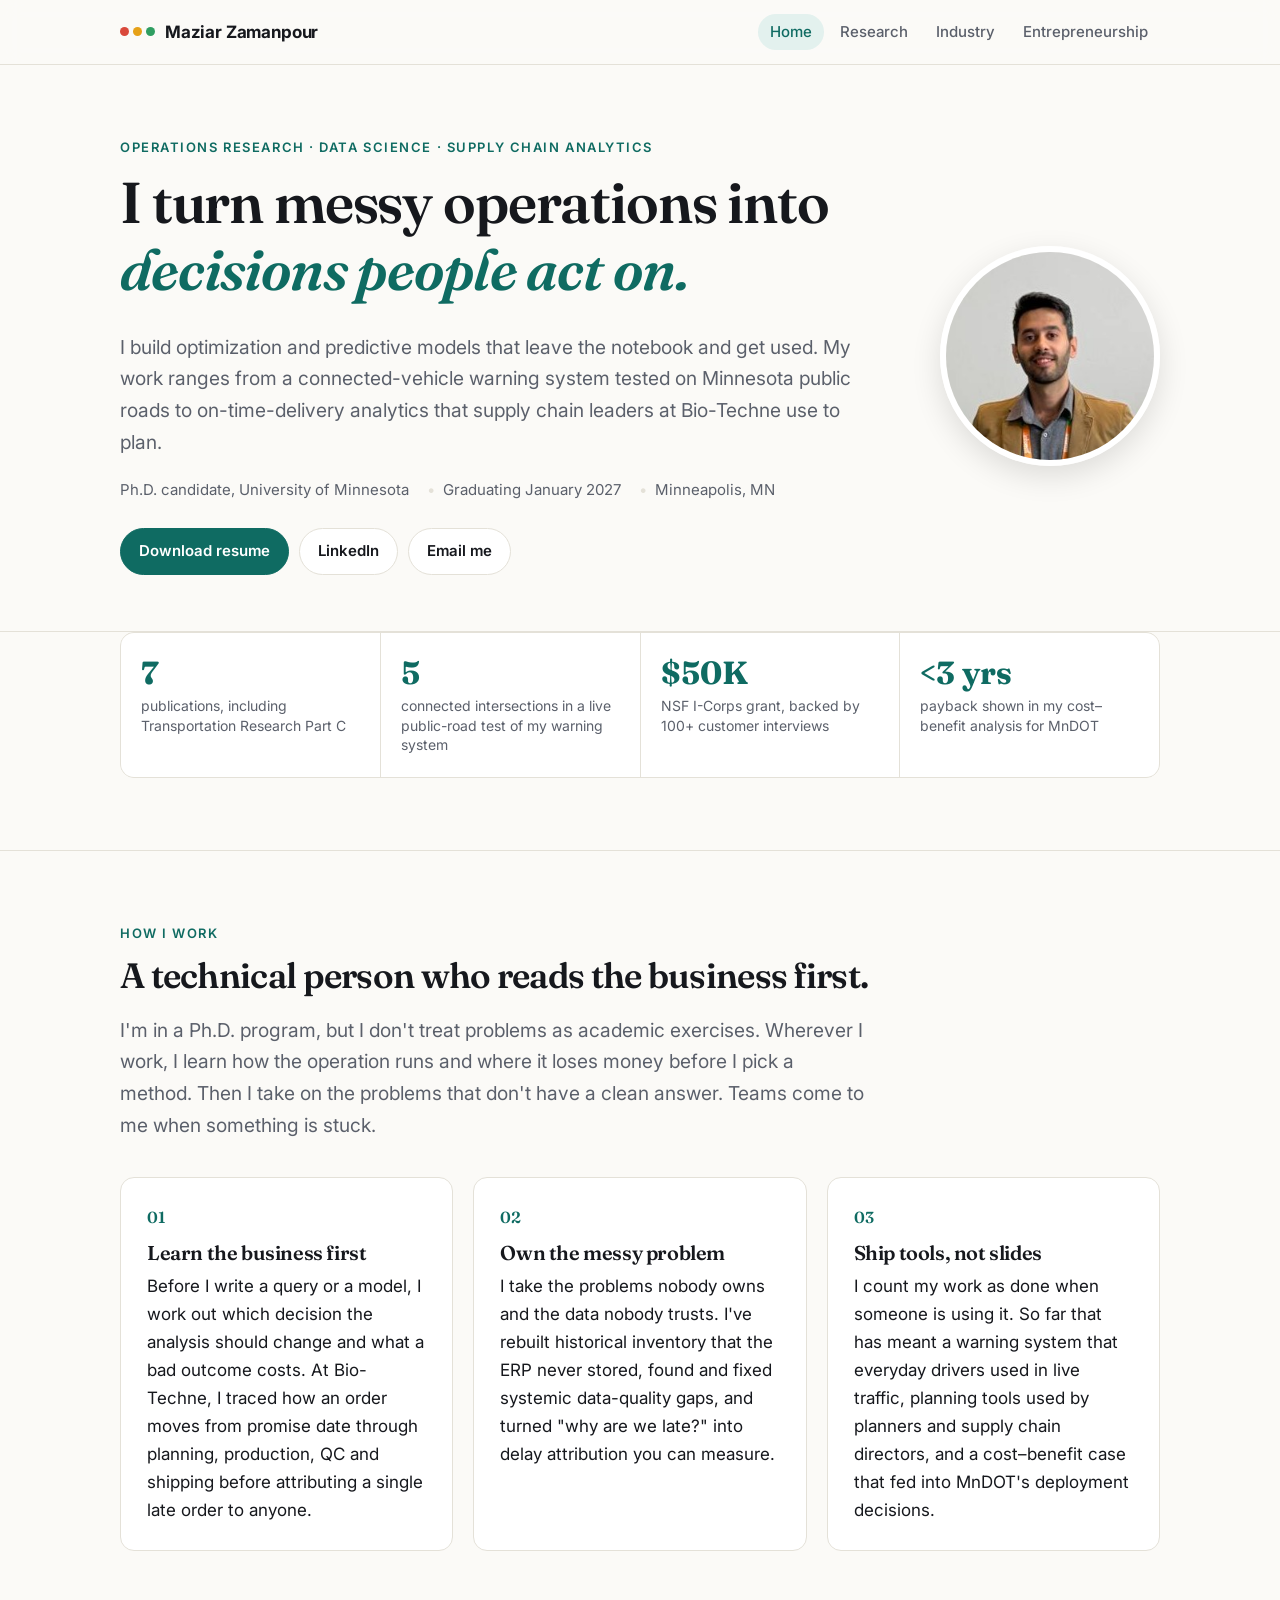
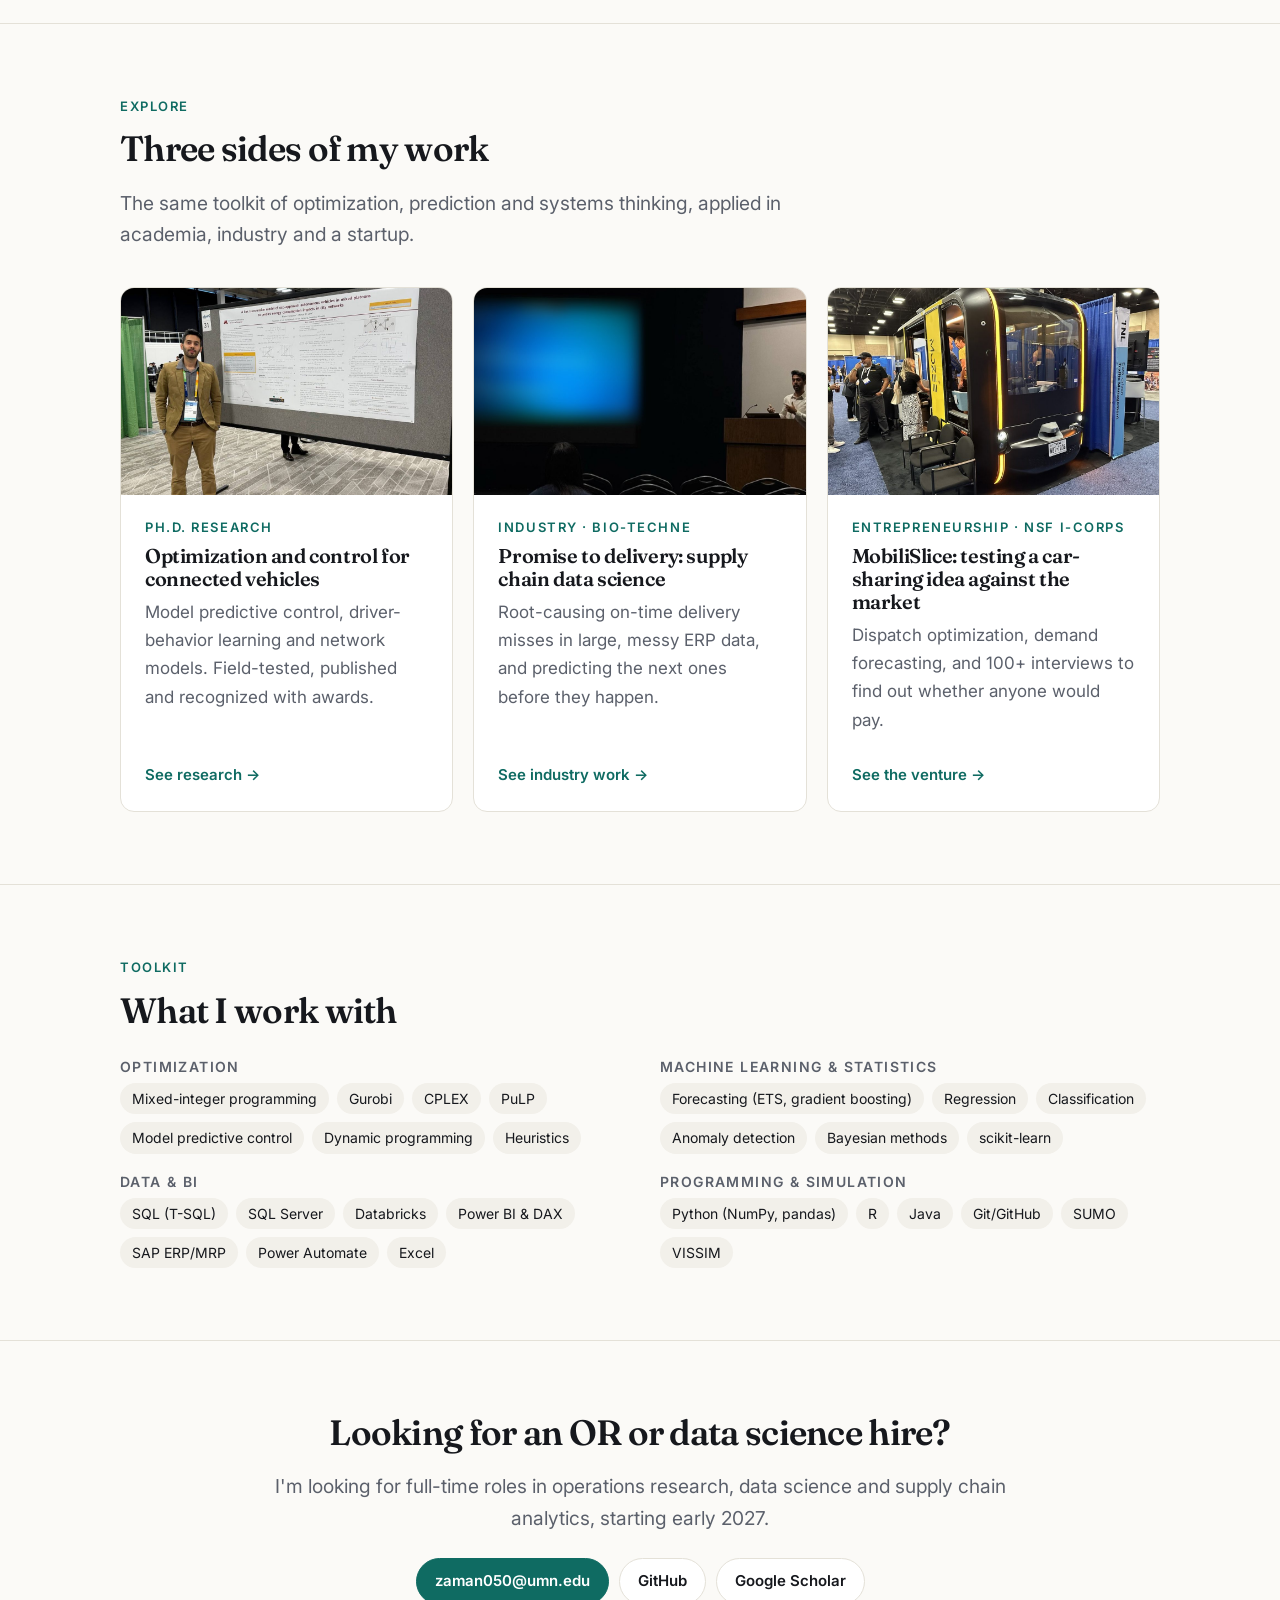
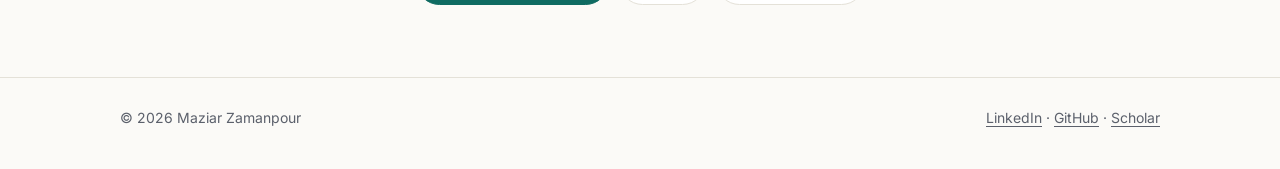
<file: index.html>
<!DOCTYPE html>
<html lang="en">
<head>
  <meta charset="UTF-8">
  <meta name="viewport" content="width=device-width, initial-scale=1">
  <title>Maziar Zamanpour | Operations Research &amp; Data Science</title>
  <meta name="description" content="Maziar (Mazi) Zamanpour: Ph.D. candidate at the University of Minnesota working in operations research, optimization and predictive modeling for supply chains and transportation.">
  <link rel="preconnect" href="https://fonts.googleapis.com">
  <link rel="preconnect" href="https://fonts.gstatic.com" crossorigin>
  <link href="https://fonts.googleapis.com/css2?family=Fraunces:ital,opsz,wght@0,9..144,500;0,9..144,600;1,9..144,500&family=Inter:wght@400;500;600;700&display=swap" rel="stylesheet">
  <link rel="stylesheet" href="style.css">
</head>
<body>

<header class="site-header">
  <div class="wrap">
    <a class="brand" href="index.html"><span class="signal"><i></i><i></i><i></i></span> Maziar Zamanpour</a>
    <nav>
      <ul>
        <li><a href="index.html" aria-current="page">Home</a></li>
        <li><a href="research.html">Research</a></li>
        <li><a href="industry.html">Industry</a></li>
        <li><a href="ventures.html">Entrepreneurship</a></li>
      </ul>
    </nav>
  </div>
</header>

<main>

  <!-- ============ HERO ============ -->
  <section class="hero">
    <div class="wrap hero-grid">
      <div>
        <p class="eyebrow">Operations Research · Data Science · Supply Chain Analytics</p>
        <h1>I turn messy operations into <em>decisions people act on.</em></h1>
        <p class="lead">
          I build optimization and predictive models that leave the notebook and get used.
          My work ranges from a connected-vehicle warning system tested on Minnesota public roads
          to on-time-delivery analytics that supply chain leaders at Bio-Techne use to plan.
        </p>
        <div class="meta">
          <span>Ph.D. candidate, University of Minnesota</span>
          <span>Graduating January 2027</span>
          <span>Minneapolis, MN</span>
        </div>
        <div class="btns">
          <a class="btn primary" href="resume.pdf">Download resume</a>
          <a class="btn" href="https://www.linkedin.com/in/maziar-zamanpour/">LinkedIn</a>
          <a class="btn" href="mailto:zaman050@umn.edu">Email me</a>
        </div>
      </div>
      <img class="avatar" src="images/headshot.jpg" alt="Portrait of Maziar Zamanpour">
    </div>
  </section>

  <!-- ============ NUMBERS ============ -->
  <section style="padding-top:0">
    <div class="wrap">
      <div class="stats">
        <div class="stat"><b>7</b><span>publications, including Transportation Research Part C</span></div>
        <div class="stat"><b>5</b><span>connected intersections in a live public-road test of my warning system</span></div>
        <div class="stat"><b>$50K</b><span>NSF I-Corps grant, backed by 100+ customer interviews</span></div>
        <div class="stat"><b>&lt;3 yrs</b><span>payback shown in my cost–benefit analysis for MnDOT</span></div>
      </div>
    </div>
  </section>

  <!-- ============ HOW I WORK ============ -->
  <section>
    <div class="wrap">
      <p class="eyebrow">How I work</p>
      <h2>A technical person who reads the business first.</h2>
      <p class="lead" style="margin-bottom:36px">
        I'm in a Ph.D. program, but I don't treat problems as academic exercises. Wherever I work,
        I learn how the operation runs and where it loses money before I pick a method. Then I take on
        the problems that don't have a clean answer. Teams come to me when something is stuck.
      </p>
      <div class="grid-3">
        <div class="card">
          <span class="num">01</span>
          <h3>Learn the business first</h3>
          <p>Before I write a query or a model, I work out which decision the analysis should change and what a bad outcome costs.
            At Bio-Techne, I traced how an order moves from promise date through planning, production, QC and shipping
            before attributing a single late order to anyone.</p>
        </div>
        <div class="card">
          <span class="num">02</span>
          <h3>Own the messy problem</h3>
          <p>I take the problems nobody owns and the data nobody trusts. I've rebuilt historical inventory that the ERP never stored,
            found and fixed systemic data-quality gaps, and turned "why are we late?" into delay attribution you can measure.</p>
        </div>
        <div class="card">
          <span class="num">03</span>
          <h3>Ship tools, not slides</h3>
          <p>I count my work as done when someone is using it. So far that has meant a warning system that everyday drivers used in live traffic,
            planning tools used by planners and supply chain directors, and a cost–benefit case that fed into MnDOT's deployment decisions.</p>
        </div>
      </div>
    </div>
  </section>

  <!-- ============ THREE DOORS ============ -->
  <section>
    <div class="wrap">
      <p class="eyebrow">Explore</p>
      <h2>Three sides of my work</h2>
      <p class="lead" style="margin-bottom:36px">The same toolkit of optimization, prediction and systems thinking, applied in academia, industry and a startup.</p>
      <div class="grid-3">
        <a class="card door" href="research.html">
          <img src="images/informs-poster.jpg" alt="Maziar presenting a research poster at INFORMS 2025">
          <div class="body">
            <p class="eyebrow" style="margin-bottom:6px">Ph.D. Research</p>
            <h3>Optimization and control for connected vehicles</h3>
            <p class="muted">Model predictive control, driver-behavior learning and network models. Field-tested, published and recognized with awards.</p>
            <span class="go">See research →</span>
          </div>
        </a>
        <a class="card door" href="industry.html">
          <img src="images/biotechne-talk.jpg" alt="Maziar presenting Promise to Delivery at Bio-Techne" style="object-position:62% center">
          <div class="body">
            <p class="eyebrow" style="margin-bottom:6px">Industry · Bio-Techne</p>
            <h3>Promise to delivery: supply chain data science</h3>
            <p class="muted">Root-causing on-time delivery misses in large, messy ERP data, and predicting the next ones before they happen.</p>
            <span class="go">See industry work →</span>
          </div>
        </a>
        <a class="card door" href="ventures.html">
          <img src="images/smart-cities.jpg" alt="Autonomous shuttle on display at Smart Cities Connect, San Antonio">
          <div class="body">
            <p class="eyebrow" style="margin-bottom:6px">Entrepreneurship · NSF I-Corps</p>
            <h3>MobiliSlice: testing a car-sharing idea against the market</h3>
            <p class="muted">Dispatch optimization, demand forecasting, and 100+ interviews to find out whether anyone would pay.</p>
            <span class="go">See the venture →</span>
          </div>
        </a>
      </div>
    </div>
  </section>

  <!-- ============ TOOLKIT ============ -->
  <section>
    <div class="wrap">
      <p class="eyebrow">Toolkit</p>
      <h2>What I work with</h2>
      <div class="skills" style="margin-top:28px">
        <div>
          <h3>Optimization</h3>
          <ul class="chips">
            <li>Mixed-integer programming</li><li>Gurobi</li><li>CPLEX</li><li>PuLP</li>
            <li>Model predictive control</li><li>Dynamic programming</li><li>Heuristics</li>
          </ul>
        </div>
        <div>
          <h3>Machine learning &amp; statistics</h3>
          <ul class="chips">
            <li>Forecasting (ETS, gradient boosting)</li><li>Regression</li><li>Classification</li>
            <li>Anomaly detection</li><li>Bayesian methods</li><li>scikit-learn</li>
          </ul>
        </div>
        <div>
          <h3>Data &amp; BI</h3>
          <ul class="chips">
            <li>SQL (T-SQL)</li><li>SQL Server</li><li>Databricks</li><li>Power BI &amp; DAX</li>
            <li>SAP ERP/MRP</li><li>Power Automate</li><li>Excel</li>
          </ul>
        </div>
        <div>
          <h3>Programming &amp; simulation</h3>
          <ul class="chips">
            <li>Python (NumPy, pandas)</li><li>R</li><li>Java</li><li>Git/GitHub</li>
            <li>SUMO</li><li>VISSIM</li>
          </ul>
        </div>
      </div>
    </div>
  </section>

  <!-- ============ CTA ============ -->
  <section class="cta">
    <div class="wrap">
      <h2>Looking for an OR or data science hire?</h2>
      <p class="lead">I'm looking for full-time roles in operations research, data science and supply chain analytics, starting early 2027.</p>
      <div class="btns">
        <a class="btn primary" href="mailto:zaman050@umn.edu">zaman050@umn.edu</a>
        <a class="btn" href="https://github.com/maziar0z">GitHub</a>
        <a class="btn" href="https://scholar.google.com/citations?user=FerIoSUAAAAJ&amp;hl=en">Google Scholar</a>
      </div>
    </div>
  </section>

</main>

<footer>
  <div class="wrap">
    <span>© 2026 Maziar Zamanpour</span>
    <span><a href="https://www.linkedin.com/in/maziar-zamanpour/">LinkedIn</a> · <a href="https://github.com/maziar0z">GitHub</a> · <a href="https://scholar.google.com/citations?user=FerIoSUAAAAJ&amp;hl=en">Scholar</a></span>
  </div>
</footer>

</body>
</html>
</file>
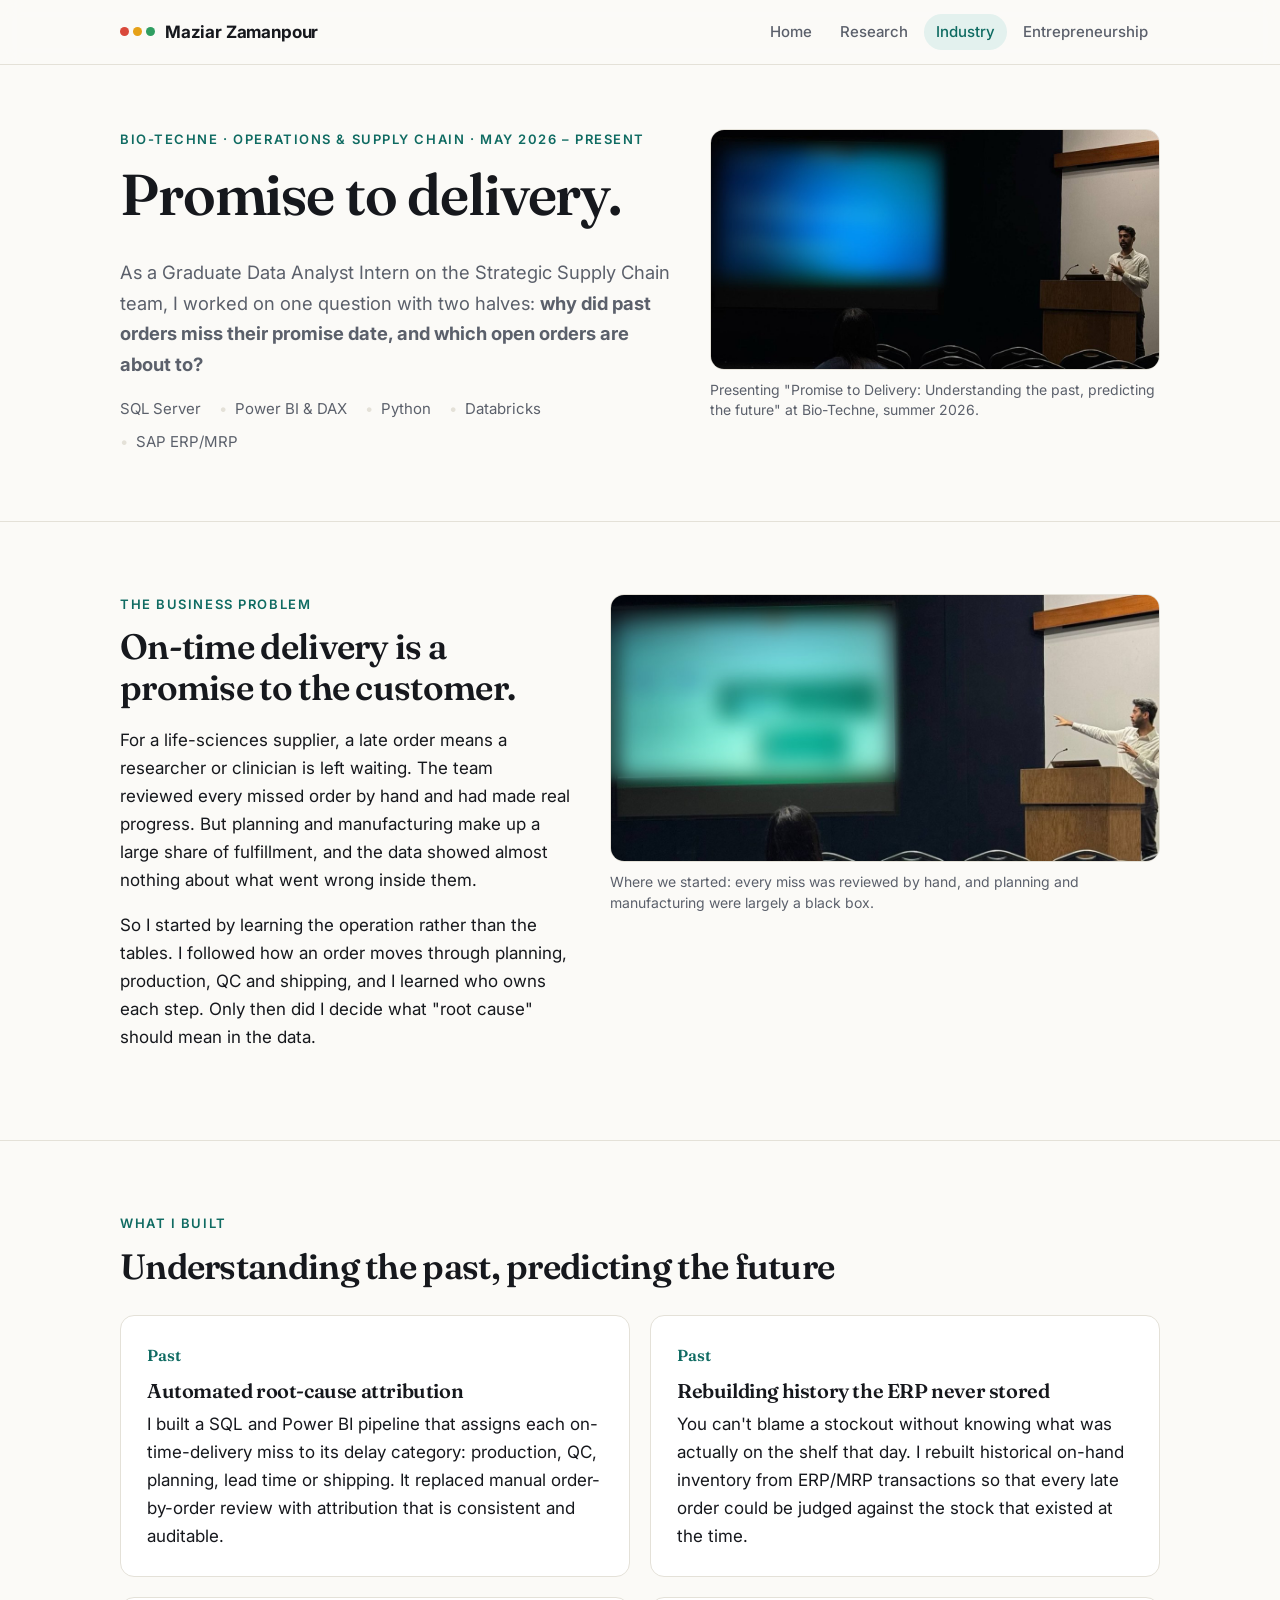
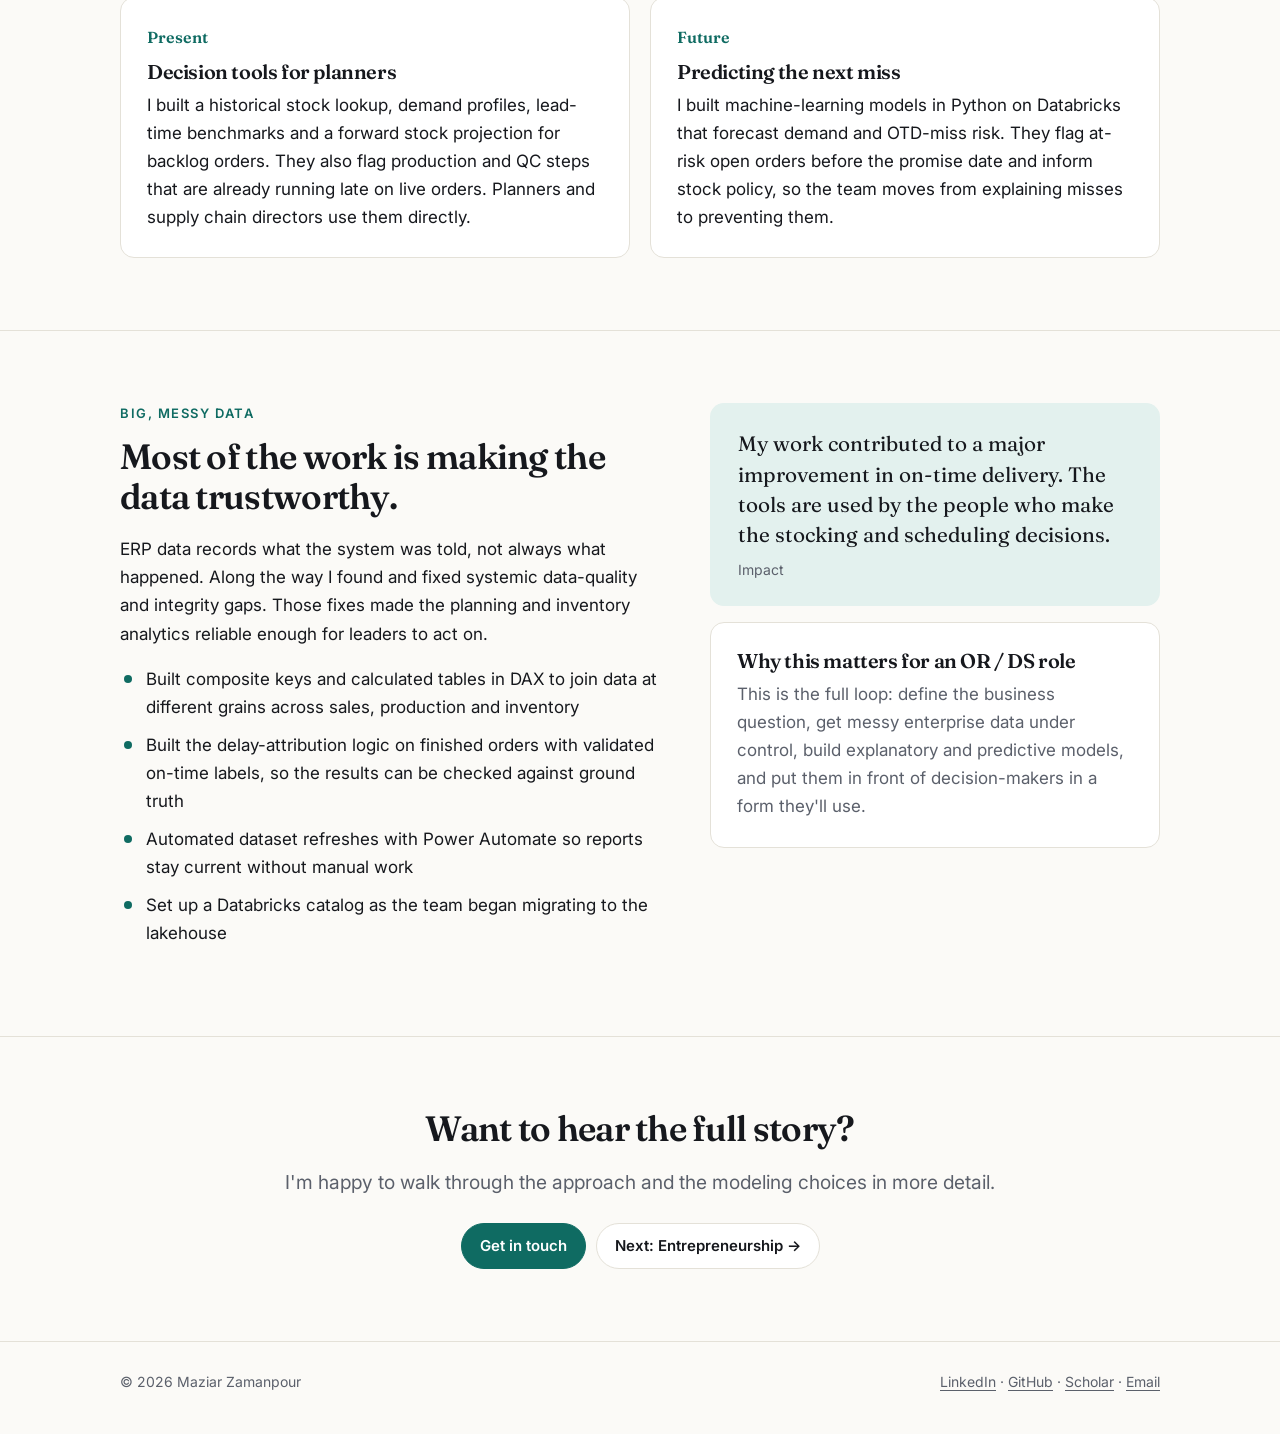
<file: industry.html>
<!DOCTYPE html>
<html lang="en">
<head>
  <meta charset="UTF-8">
  <meta name="viewport" content="width=device-width, initial-scale=1">
  <title>Industry | Maziar Zamanpour</title>
  <meta name="description" content="Maziar Zamanpour at Bio-Techne: root-cause analytics and predictive modeling for on-time delivery in operations and supply chain.">
  <link rel="preconnect" href="https://fonts.googleapis.com">
  <link rel="preconnect" href="https://fonts.gstatic.com" crossorigin>
  <link href="https://fonts.googleapis.com/css2?family=Fraunces:ital,opsz,wght@0,9..144,500;0,9..144,600;1,9..144,500&family=Inter:wght@400;500;600;700&display=swap" rel="stylesheet">
  <link rel="stylesheet" href="style.css">
</head>
<body>

<header class="site-header">
  <div class="wrap">
    <a class="brand" href="index.html"><span class="signal"><i></i><i></i><i></i></span> Maziar Zamanpour</a>
    <nav>
      <ul>
        <li><a href="index.html">Home</a></li>
        <li><a href="research.html">Research</a></li>
        <li><a href="industry.html" aria-current="page">Industry</a></li>
        <li><a href="ventures.html">Entrepreneurship</a></li>
      </ul>
    </nav>
  </div>
</header>

<main>

  <section class="page-hero">
    <div class="wrap feature">
      <div>
        <p class="eyebrow">Bio-Techne · Operations &amp; Supply Chain · May 2026 – present</p>
        <h1>Promise to delivery.</h1>
        <p class="lead">
          As a Graduate Data Analyst Intern on the Strategic Supply Chain team, I worked on one question with two halves:
          <b>why did past orders miss their promise date, and which open orders are about to?</b>
        </p>
        <div class="meta">
          <span>SQL Server</span><span>Power BI &amp; DAX</span><span>Python</span><span>Databricks</span><span>SAP ERP/MRP</span>
        </div>
      </div>
      <figure>
        <img src="images/biotechne-talk.jpg" alt="Maziar presenting 'Promise to Delivery: Understanding the past, predicting the future' at Bio-Techne">
        <figcaption>Presenting "Promise to Delivery: Understanding the past, predicting the future" at Bio-Techne, summer 2026.</figcaption>
      </figure>
    </div>
  </section>

  <!-- ============ THE BUSINESS PROBLEM ============ -->
  <section>
    <div class="wrap feature flip">
      <figure>
        <img src="images/biotechne-otd.jpg" alt="Maziar explaining where the on-time delivery analysis started">
        <figcaption>Where we started: every miss was reviewed by hand, and planning and manufacturing were largely a black box.</figcaption>
      </figure>
      <div>
        <p class="eyebrow">The business problem</p>
        <h2>On-time delivery is a promise to the customer.</h2>
        <p>For a life-sciences supplier, a late order means a researcher or clinician is left waiting. The team reviewed every missed order by hand
          and had made real progress. But planning and manufacturing make up a large share of fulfillment, and the data showed almost nothing
          about what went wrong inside them.</p>
        <p>So I started by learning the operation rather than the tables. I followed how an order moves through planning, production, QC and shipping,
          and I learned who owns each step. Only then did I decide what "root cause" should mean in the data.</p>
      </div>
    </div>
  </section>

  <!-- ============ WHAT I BUILT ============ -->
  <section>
    <div class="wrap">
      <p class="eyebrow">What I built</p>
      <h2>Understanding the past, predicting the future</h2>
      <div class="grid-2" style="margin-top:28px">
        <div class="card">
          <span class="num">Past</span>
          <h3>Automated root-cause attribution</h3>
          <p>I built a SQL and Power BI pipeline that assigns each on-time-delivery miss to its delay category: production, QC, planning, lead time or shipping.
            It replaced manual order-by-order review with attribution that is consistent and auditable.</p>
        </div>
        <div class="card">
          <span class="num">Past</span>
          <h3>Rebuilding history the ERP never stored</h3>
          <p>You can't blame a stockout without knowing what was actually on the shelf that day. I rebuilt historical on-hand inventory
            from ERP/MRP transactions so that every late order could be judged against the stock that existed at the time.</p>
        </div>
        <div class="card">
          <span class="num">Present</span>
          <h3>Decision tools for planners</h3>
          <p>I built a historical stock lookup, demand profiles, lead-time benchmarks and a forward stock projection for backlog orders.
            They also flag production and QC steps that are already running late on live orders. Planners and supply chain directors use them directly.</p>
        </div>
        <div class="card">
          <span class="num">Future</span>
          <h3>Predicting the next miss</h3>
          <p>I built machine-learning models in Python on Databricks that forecast demand and OTD-miss risk. They flag at-risk open orders
            before the promise date and inform stock policy, so the team moves from explaining misses to preventing them.</p>
        </div>
      </div>
    </div>
  </section>

  <!-- ============ MESSY DATA + IMPACT ============ -->
  <section>
    <div class="wrap feature">
      <div>
        <p class="eyebrow">Big, messy data</p>
        <h2>Most of the work is making the data trustworthy.</h2>
        <p>ERP data records what the system was told, not always what happened. Along the way I found and fixed systemic data-quality and
          integrity gaps. Those fixes made the planning and inventory analytics reliable enough for leaders to act on.</p>
        <ul class="check">
          <li>Built composite keys and calculated tables in DAX to join data at different grains across sales, production and inventory</li>
          <li>Built the delay-attribution logic on finished orders with validated on-time labels, so the results can be checked against ground truth</li>
          <li>Automated dataset refreshes with Power Automate so reports stay current without manual work</li>
          <li>Set up a Databricks catalog as the team began migrating to the lakehouse</li>
        </ul>
      </div>
      <div class="photos">
        <div class="callout">
          My work contributed to a major improvement in on-time delivery. The tools are used by the people who make the stocking and scheduling decisions.
          <small>Impact</small>
        </div>
        <div class="card">
          <h3>Why this matters for an OR / DS role</h3>
          <p class="muted" style="margin:0">This is the full loop: define the business question, get messy enterprise data under control, build explanatory and predictive models,
            and put them in front of decision-makers in a form they'll use.</p>
        </div>
      </div>
    </div>
  </section>

  <section class="cta">
    <div class="wrap">
      <h2>Want to hear the full story?</h2>
      <p class="lead">I'm happy to walk through the approach and the modeling choices in more detail.</p>
      <div class="btns">
        <a class="btn primary" href="mailto:zaman050@umn.edu">Get in touch</a>
        <a class="btn" href="ventures.html">Next: Entrepreneurship →</a>
      </div>
    </div>
  </section>

</main>

<footer>
  <div class="wrap">
    <span>© 2026 Maziar Zamanpour</span>
    <span><a href="https://www.linkedin.com/in/maziar-zamanpour/">LinkedIn</a> · <a href="https://github.com/maziar0z">GitHub</a> · <a href="https://scholar.google.com/citations?user=FerIoSUAAAAJ&amp;hl=en">Scholar</a> · <a href="mailto:zaman050@umn.edu">Email</a></span>
  </div>
</footer>

</body>
</html>
</file>
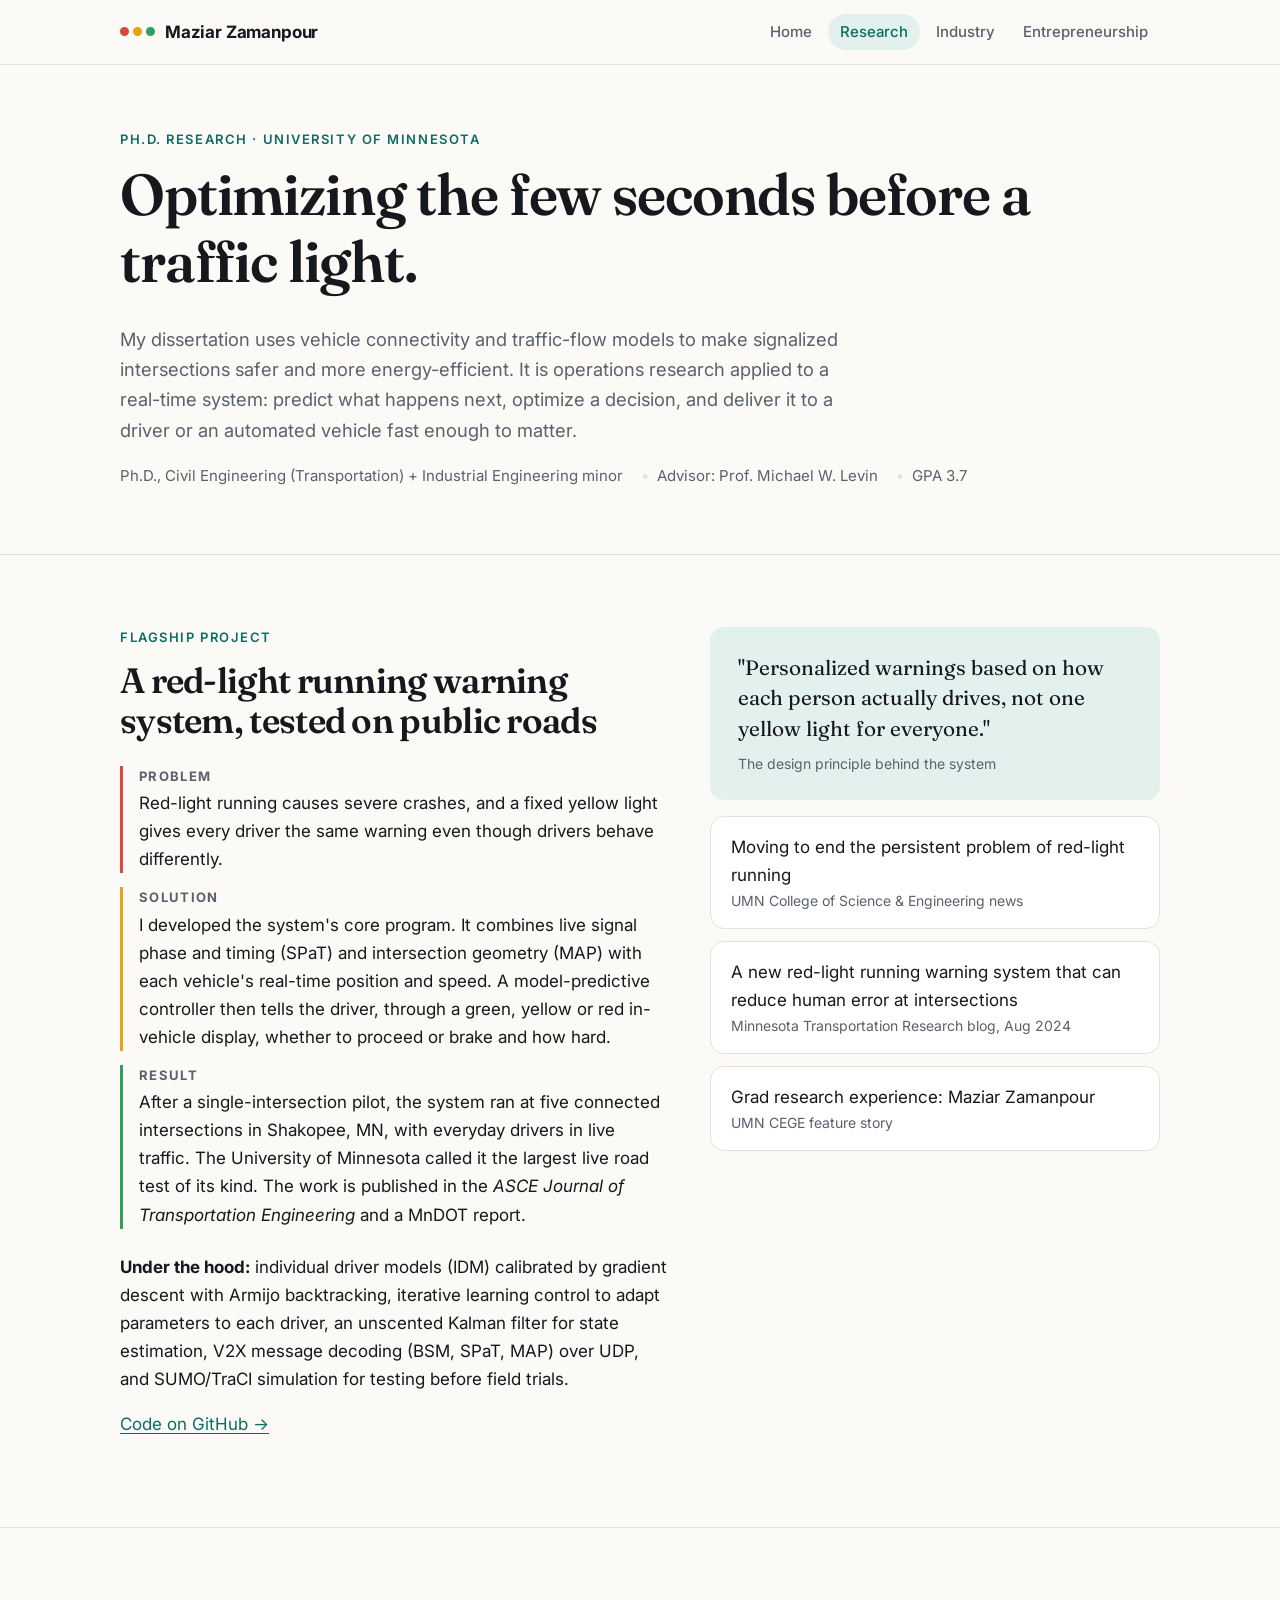
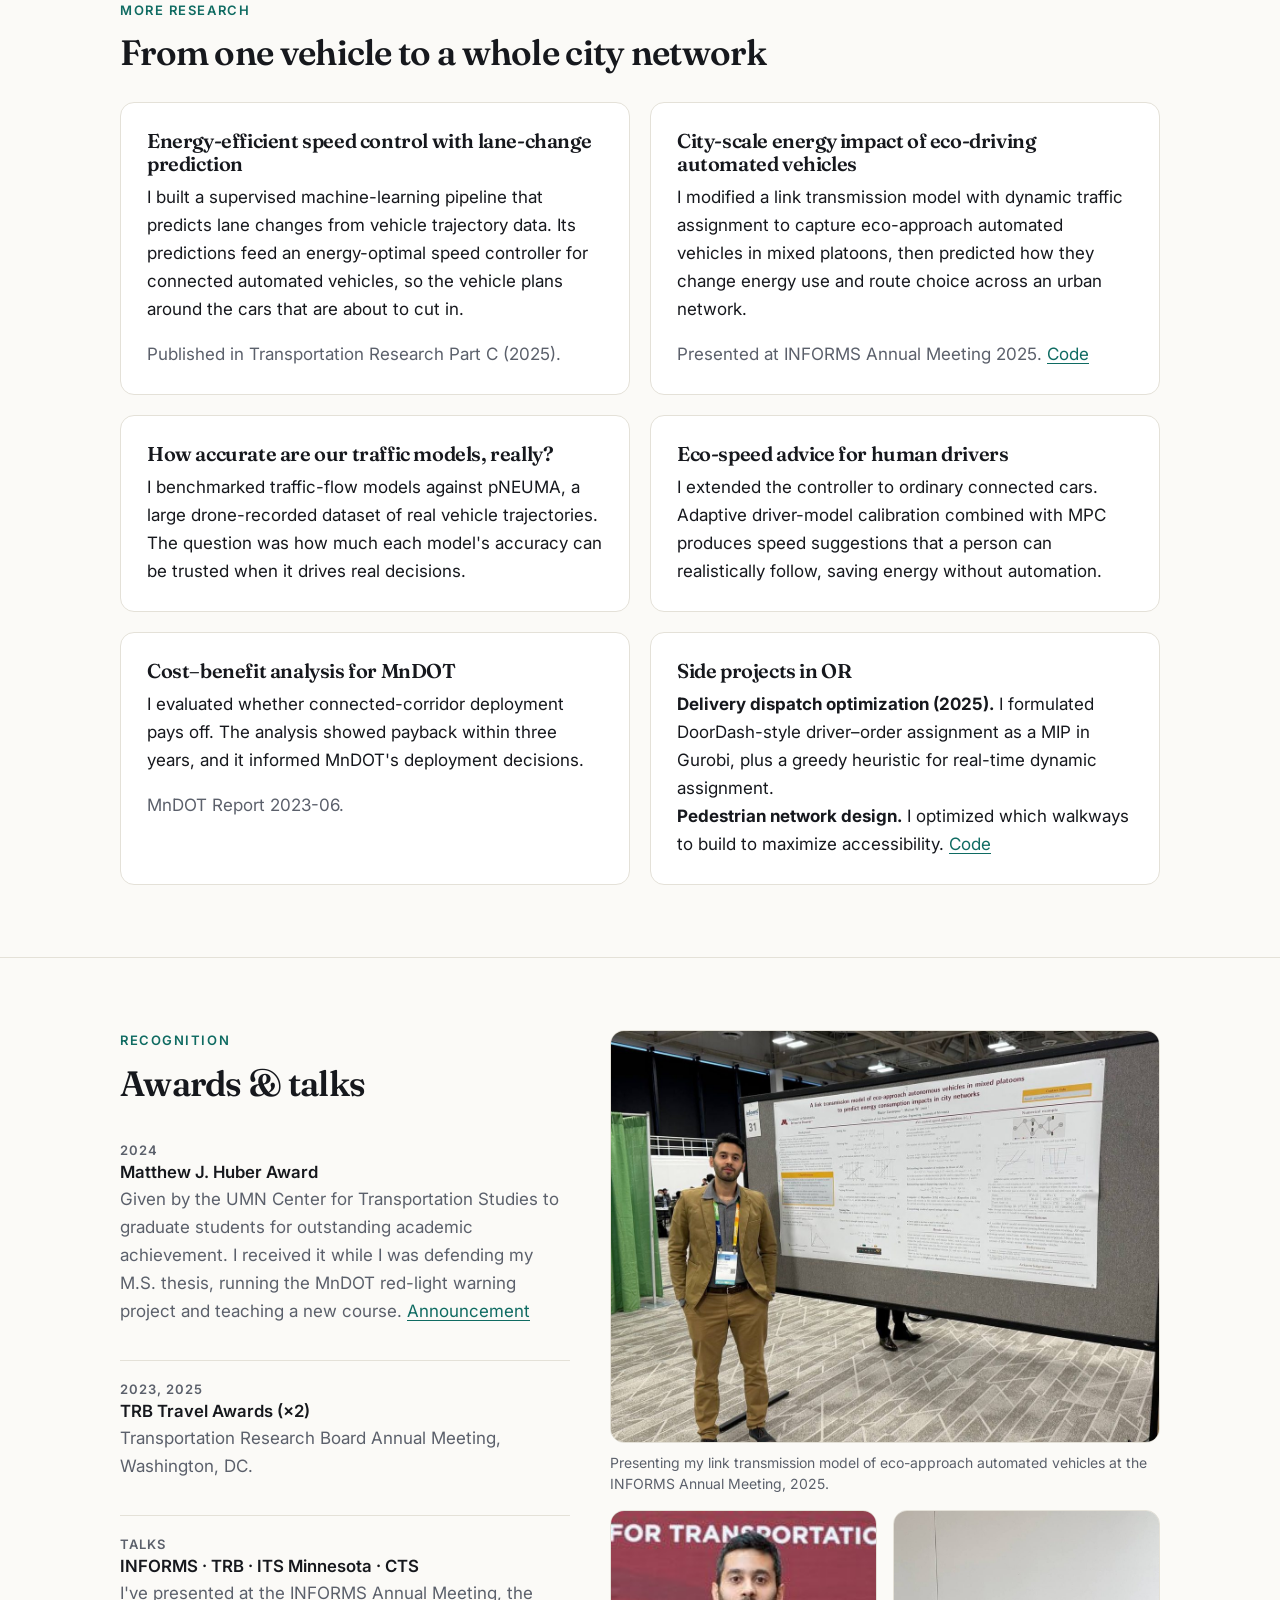
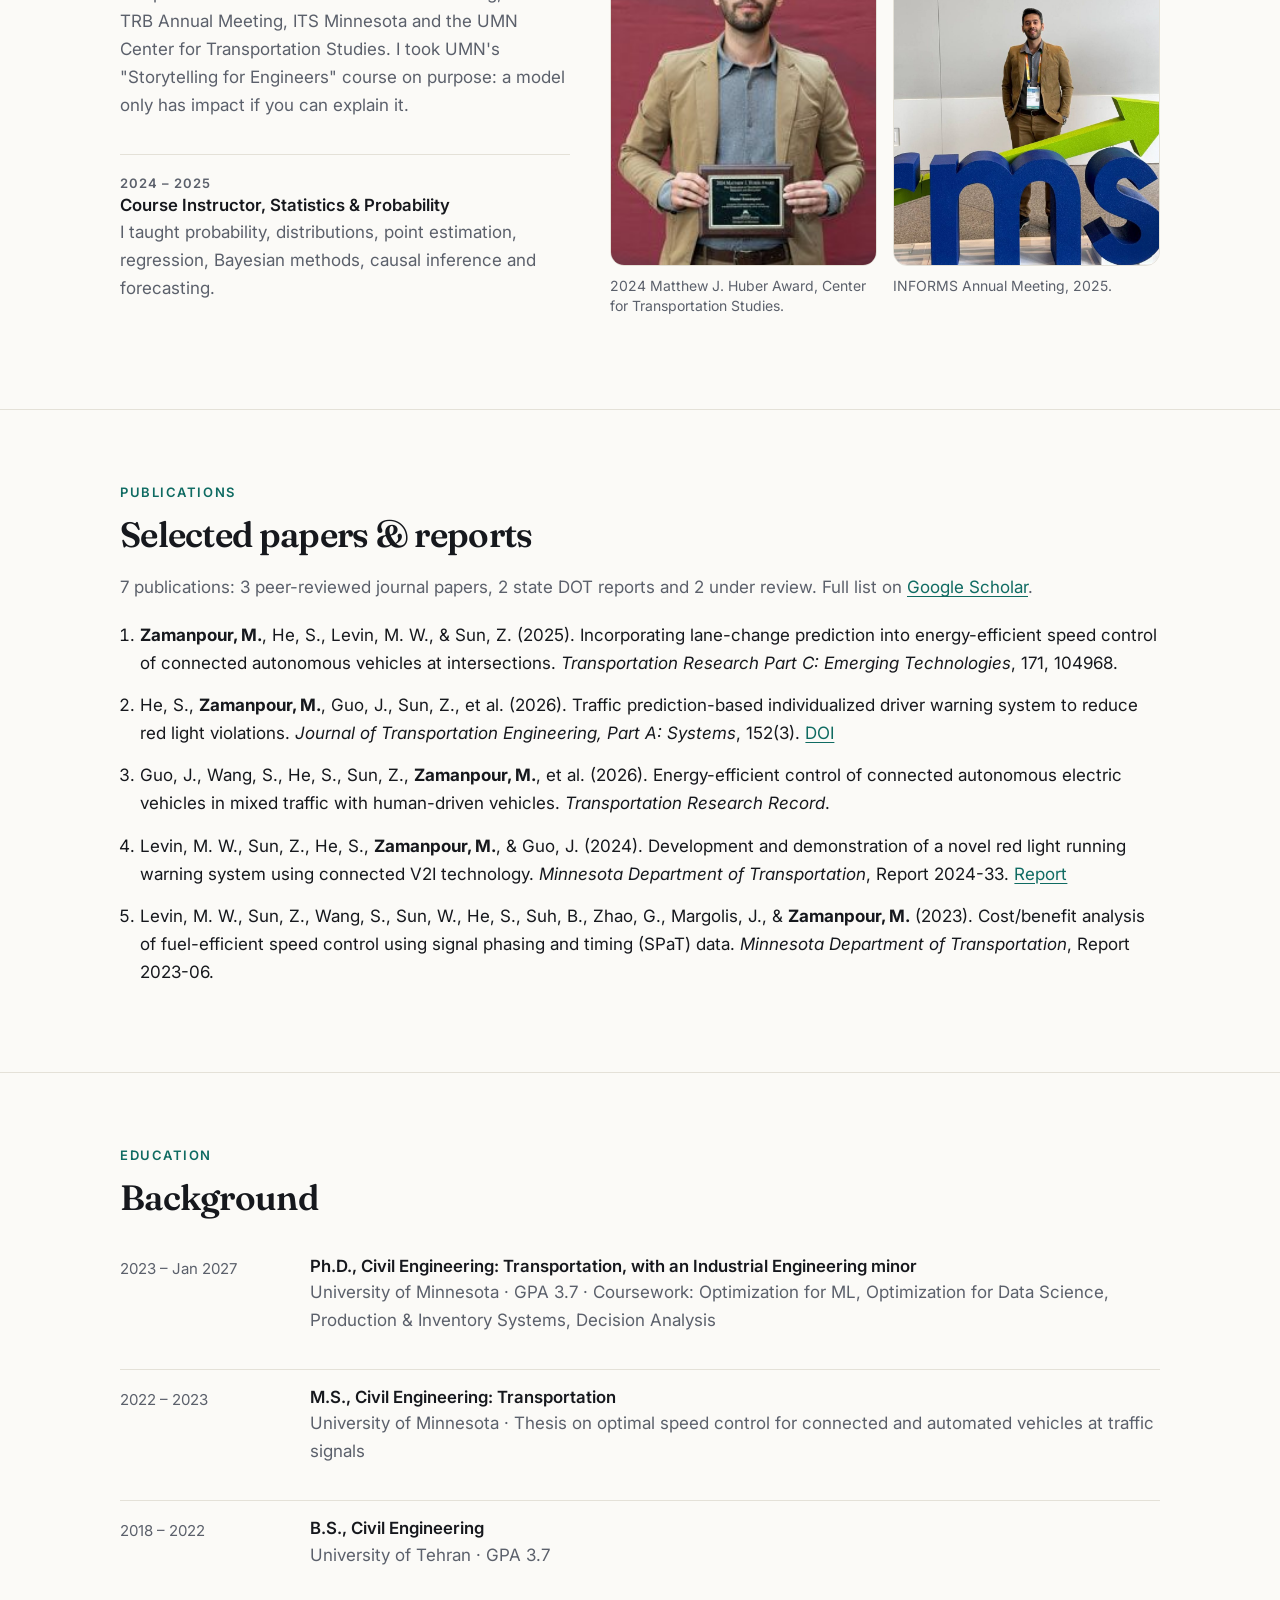
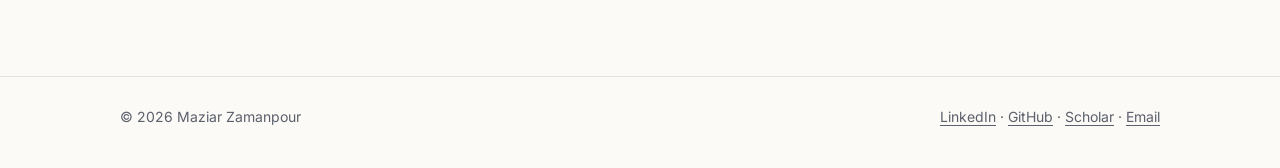
<file: research.html>
<!DOCTYPE html>
<html lang="en">
<head>
  <meta charset="UTF-8">
  <meta name="viewport" content="width=device-width, initial-scale=1">
  <title>Research | Maziar Zamanpour</title>
  <meta name="description" content="Ph.D. research by Maziar Zamanpour: optimization, model predictive control and machine learning for connected vehicles at signalized intersections.">
  <link rel="preconnect" href="https://fonts.googleapis.com">
  <link rel="preconnect" href="https://fonts.gstatic.com" crossorigin>
  <link href="https://fonts.googleapis.com/css2?family=Fraunces:ital,opsz,wght@0,9..144,500;0,9..144,600;1,9..144,500&family=Inter:wght@400;500;600;700&display=swap" rel="stylesheet">
  <link rel="stylesheet" href="style.css">
</head>
<body>

<header class="site-header">
  <div class="wrap">
    <a class="brand" href="index.html"><span class="signal"><i></i><i></i><i></i></span> Maziar Zamanpour</a>
    <nav>
      <ul>
        <li><a href="index.html">Home</a></li>
        <li><a href="research.html" aria-current="page">Research</a></li>
        <li><a href="industry.html">Industry</a></li>
        <li><a href="ventures.html">Entrepreneurship</a></li>
      </ul>
    </nav>
  </div>
</header>

<main>

  <section class="page-hero">
    <div class="wrap">
      <p class="eyebrow">Ph.D. Research · University of Minnesota</p>
      <h1>Optimizing the few seconds before a traffic light.</h1>
      <p class="lead">
        My dissertation uses vehicle connectivity and traffic-flow models to make signalized intersections safer and more
        energy-efficient. It is operations research applied to a real-time system: predict what happens next, optimize a decision,
        and deliver it to a driver or an automated vehicle fast enough to matter.
      </p>
      <div class="meta">
        <span>Ph.D., Civil Engineering (Transportation) + Industrial Engineering minor</span>
        <span>Advisor: Prof. Michael W. Levin</span>
        <span>GPA 3.7</span>
      </div>
    </div>
  </section>

  <!-- ============ FLAGSHIP PROJECT ============ -->
  <section>
    <div class="wrap feature">
      <div>
        <p class="eyebrow">Flagship project</p>
        <h2>A red-light running warning system, tested on public roads</h2>
        <div class="psr">
          <div><b>Problem</b>Red-light running causes severe crashes, and a fixed yellow light gives every driver the same warning even though drivers behave differently.</div>
          <div><b>Solution</b>I developed the system's core program. It combines live signal phase and timing (SPaT) and intersection geometry (MAP) with each vehicle's real-time position and speed. A model-predictive controller then tells the driver, through a green, yellow or red in-vehicle display, whether to proceed or brake and how hard.</div>
          <div><b>Result</b>After a single-intersection pilot, the system ran at five connected intersections in Shakopee, MN, with everyday drivers in live traffic. The University of Minnesota called it the largest live road test of its kind. The work is published in the <i>ASCE Journal of Transportation Engineering</i> and a MnDOT report.</div>
        </div>
        <p><b>Under the hood:</b> individual driver models (IDM) calibrated by gradient descent with Armijo backtracking, iterative learning control
          to adapt parameters to each driver, an unscented Kalman filter for state estimation, V2X message decoding (BSM, SPaT, MAP) over UDP,
          and SUMO/TraCI simulation for testing before field trials.</p>
        <p><a href="https://github.com/maziar0z/ILC-RLRWS">Code on GitHub →</a></p>
      </div>
      <div class="photos">
        <div class="callout">
          "Personalized warnings based on how each person actually drives, not one yellow light for everyone."
          <small>The design principle behind the system</small>
        </div>
        <div class="press">
          <a href="https://cse.umn.edu/cege/news/moving-end-persistent-problem-red-light-running">
            Moving to end the persistent problem of red-light running
            <small>UMN College of Science &amp; Engineering news</small>
          </a>
          <a href="https://mntransportationresearch.org/2024/08/12/introducing-a-new-red-light-running-warning-system-that-can-potentially-reduce-human-errors-at-intersections/">
            A new red-light running warning system that can reduce human error at intersections
            <small>Minnesota Transportation Research blog, Aug 2024</small>
          </a>
          <a href="https://cse.umn.edu/cege/feature-stories/grad-research-experience-maziar-zamanpour-transportation">
            Grad research experience: Maziar Zamanpour
            <small>UMN CEGE feature story</small>
          </a>
        </div>
      </div>
    </div>
  </section>

  <!-- ============ OTHER PROJECTS ============ -->
  <section>
    <div class="wrap">
      <p class="eyebrow">More research</p>
      <h2>From one vehicle to a whole city network</h2>
      <div class="grid-2" style="margin-top:28px">
        <div class="card">
          <h3>Energy-efficient speed control with lane-change prediction</h3>
          <p>I built a supervised machine-learning pipeline that predicts lane changes from vehicle trajectory data. Its predictions feed an
            energy-optimal speed controller for connected automated vehicles, so the vehicle plans around the cars that are about to cut in.</p>
          <p class="muted">Published in Transportation Research Part C (2025).</p>
        </div>
        <div class="card">
          <h3>City-scale energy impact of eco-driving automated vehicles</h3>
          <p>I modified a link transmission model with dynamic traffic assignment to capture eco-approach automated vehicles in mixed platoons,
            then predicted how they change energy use and route choice across an urban network.</p>
          <p class="muted">Presented at INFORMS Annual Meeting 2025. <a href="https://github.com/maziar0z/AVDTA_CAVs">Code</a></p>
        </div>
        <div class="card">
          <h3>How accurate are our traffic models, really?</h3>
          <p>I benchmarked traffic-flow models against pNEUMA, a large drone-recorded dataset of real vehicle trajectories. The question was
            how much each model's accuracy can be trusted when it drives real decisions.</p>
        </div>
        <div class="card">
          <h3>Eco-speed advice for human drivers</h3>
          <p>I extended the controller to ordinary connected cars. Adaptive driver-model calibration combined with MPC produces speed suggestions
            that a person can realistically follow, saving energy without automation.</p>
        </div>
        <div class="card">
          <h3>Cost–benefit analysis for MnDOT</h3>
          <p>I evaluated whether connected-corridor deployment pays off. The analysis showed payback within three years, and it informed
            MnDOT's deployment decisions.</p>
          <p class="muted">MnDOT Report 2023-06.</p>
        </div>
        <div class="card">
          <h3>Side projects in OR</h3>
          <p><b>Delivery dispatch optimization (2025).</b> I formulated DoorDash-style driver–order assignment as a MIP in Gurobi, plus a greedy heuristic for real-time dynamic assignment.<br>
            <b>Pedestrian network design.</b> I optimized which walkways to build to maximize accessibility. <a href="https://github.com/maziar0z/Pedestrian-network-design-">Code</a></p>
        </div>
      </div>
    </div>
  </section>

  <!-- ============ AWARDS + TALKS ============ -->
  <section>
    <div class="wrap feature flip">
      <div class="photos">
        <figure>
          <img src="images/informs-poster.jpg" alt="Maziar next to his poster at INFORMS 2025">
          <figcaption>Presenting my link transmission model of eco-approach automated vehicles at the INFORMS Annual Meeting, 2025.</figcaption>
        </figure>
        <div class="grid-2" style="gap:16px">
          <figure>
            <img src="images/huber-award.jpg" alt="Maziar holding the 2024 Matthew J. Huber Award plaque" style="aspect-ratio:3/4;object-fit:cover">
            <figcaption>2024 Matthew J. Huber Award, Center for Transportation Studies.</figcaption>
          </figure>
          <figure>
            <img src="images/informs-2025.jpg" alt="Maziar at the INFORMS 2025 Annual Meeting" style="aspect-ratio:3/4;object-fit:cover">
            <figcaption>INFORMS Annual Meeting, 2025.</figcaption>
          </figure>
        </div>
      </div>
      <div>
        <p class="eyebrow">Recognition</p>
        <h2>Awards &amp; talks</h2>
        <ul class="timeline compact">
          <li>
            <span class="when">2024</span>
            <div><h3>Matthew J. Huber Award</h3>
              <p class="muted">Given by the UMN Center for Transportation Studies to graduate students for outstanding academic achievement.
                I received it while I was defending my M.S. thesis, running the MnDOT red-light warning project and teaching a new course.
                <a href="https://www.cts.umn.edu/news-pubs/news/2024/may/awards">Announcement</a></p></div>
          </li>
          <li>
            <span class="when">2023, 2025</span>
            <div><h3>TRB Travel Awards (×2)</h3>
              <p class="muted">Transportation Research Board Annual Meeting, Washington, DC.</p></div>
          </li>
          <li>
            <span class="when">Talks</span>
            <div><h3>INFORMS · TRB · ITS Minnesota · CTS</h3>
              <p class="muted">I've presented at the INFORMS Annual Meeting, the TRB Annual Meeting, ITS Minnesota and the UMN Center for Transportation Studies.
                I took UMN's "Storytelling for Engineers" course on purpose: a model only has impact if you can explain it.</p></div>
          </li>
          <li>
            <span class="when">2024 – 2025</span>
            <div><h3>Course Instructor, Statistics &amp; Probability</h3>
              <p class="muted">I taught probability, distributions, point estimation, regression, Bayesian methods, causal inference and forecasting.</p></div>
          </li>
        </ul>
      </div>
    </div>
  </section>

  <!-- ============ PUBLICATIONS ============ -->
  <section>
    <div class="wrap">
      <p class="eyebrow">Publications</p>
      <h2>Selected papers &amp; reports</h2>
      <p class="muted">7 publications: 3 peer-reviewed journal papers, 2 state DOT reports and 2 under review.
        Full list on <a href="https://scholar.google.com/citations?user=FerIoSUAAAAJ&amp;hl=en">Google Scholar</a>.</p>
      <ol class="pubs" style="margin-top:20px">
        <li><b>Zamanpour, M.</b>, He, S., Levin, M. W., &amp; Sun, Z. (2025). Incorporating lane-change prediction into energy-efficient speed control of connected autonomous vehicles at intersections.
          <span class="venue">Transportation Research Part C: Emerging Technologies</span>, 171, 104968.</li>
        <li>He, S., <b>Zamanpour, M.</b>, Guo, J., Sun, Z., et al. (2026). Traffic prediction-based individualized driver warning system to reduce red light violations.
          <span class="venue">Journal of Transportation Engineering, Part A: Systems</span>, 152(3). <a href="https://doi.org/10.1061/JTEPBS.TEENG-9171">DOI</a></li>
        <li>Guo, J., Wang, S., He, S., Sun, Z., <b>Zamanpour, M.</b>, et al. (2026). Energy-efficient control of connected autonomous electric vehicles in mixed traffic with human-driven vehicles.
          <span class="venue">Transportation Research Record</span>.</li>
        <li>Levin, M. W., Sun, Z., He, S., <b>Zamanpour, M.</b>, &amp; Guo, J. (2024). Development and demonstration of a novel red light running warning system using connected V2I technology.
          <span class="venue">Minnesota Department of Transportation</span>, Report 2024-33. <a href="https://mdl.mndot.gov/items/202433">Report</a></li>
        <li>Levin, M. W., Sun, Z., Wang, S., Sun, W., He, S., Suh, B., Zhao, G., Margolis, J., &amp; <b>Zamanpour, M.</b> (2023). Cost/benefit analysis of fuel-efficient speed control using signal phasing and timing (SPaT) data.
          <span class="venue">Minnesota Department of Transportation</span>, Report 2023-06.</li>
      </ol>
    </div>
  </section>

  <!-- ============ EDUCATION ============ -->
  <section>
    <div class="wrap">
      <p class="eyebrow">Education</p>
      <h2>Background</h2>
      <ul class="timeline" style="margin-top:20px">
        <li><span class="when">2023 – Jan 2027</span>
          <div><h3>Ph.D., Civil Engineering: Transportation, with an Industrial Engineering minor</h3>
            <p class="muted">University of Minnesota · GPA 3.7 · Coursework: Optimization for ML, Optimization for Data Science, Production &amp; Inventory Systems, Decision Analysis</p></div></li>
        <li><span class="when">2022 – 2023</span>
          <div><h3>M.S., Civil Engineering: Transportation</h3>
            <p class="muted">University of Minnesota · Thesis on optimal speed control for connected and automated vehicles at traffic signals</p></div></li>
        <li><span class="when">2018 – 2022</span>
          <div><h3>B.S., Civil Engineering</h3>
            <p class="muted">University of Tehran · GPA 3.7</p></div></li>
      </ul>
    </div>
  </section>

</main>

<footer>
  <div class="wrap">
    <span>© 2026 Maziar Zamanpour</span>
    <span><a href="https://www.linkedin.com/in/maziar-zamanpour/">LinkedIn</a> · <a href="https://github.com/maziar0z">GitHub</a> · <a href="https://scholar.google.com/citations?user=FerIoSUAAAAJ&amp;hl=en">Scholar</a> · <a href="mailto:zaman050@umn.edu">Email</a></span>
  </div>
</footer>

</body>
</html>
</file>
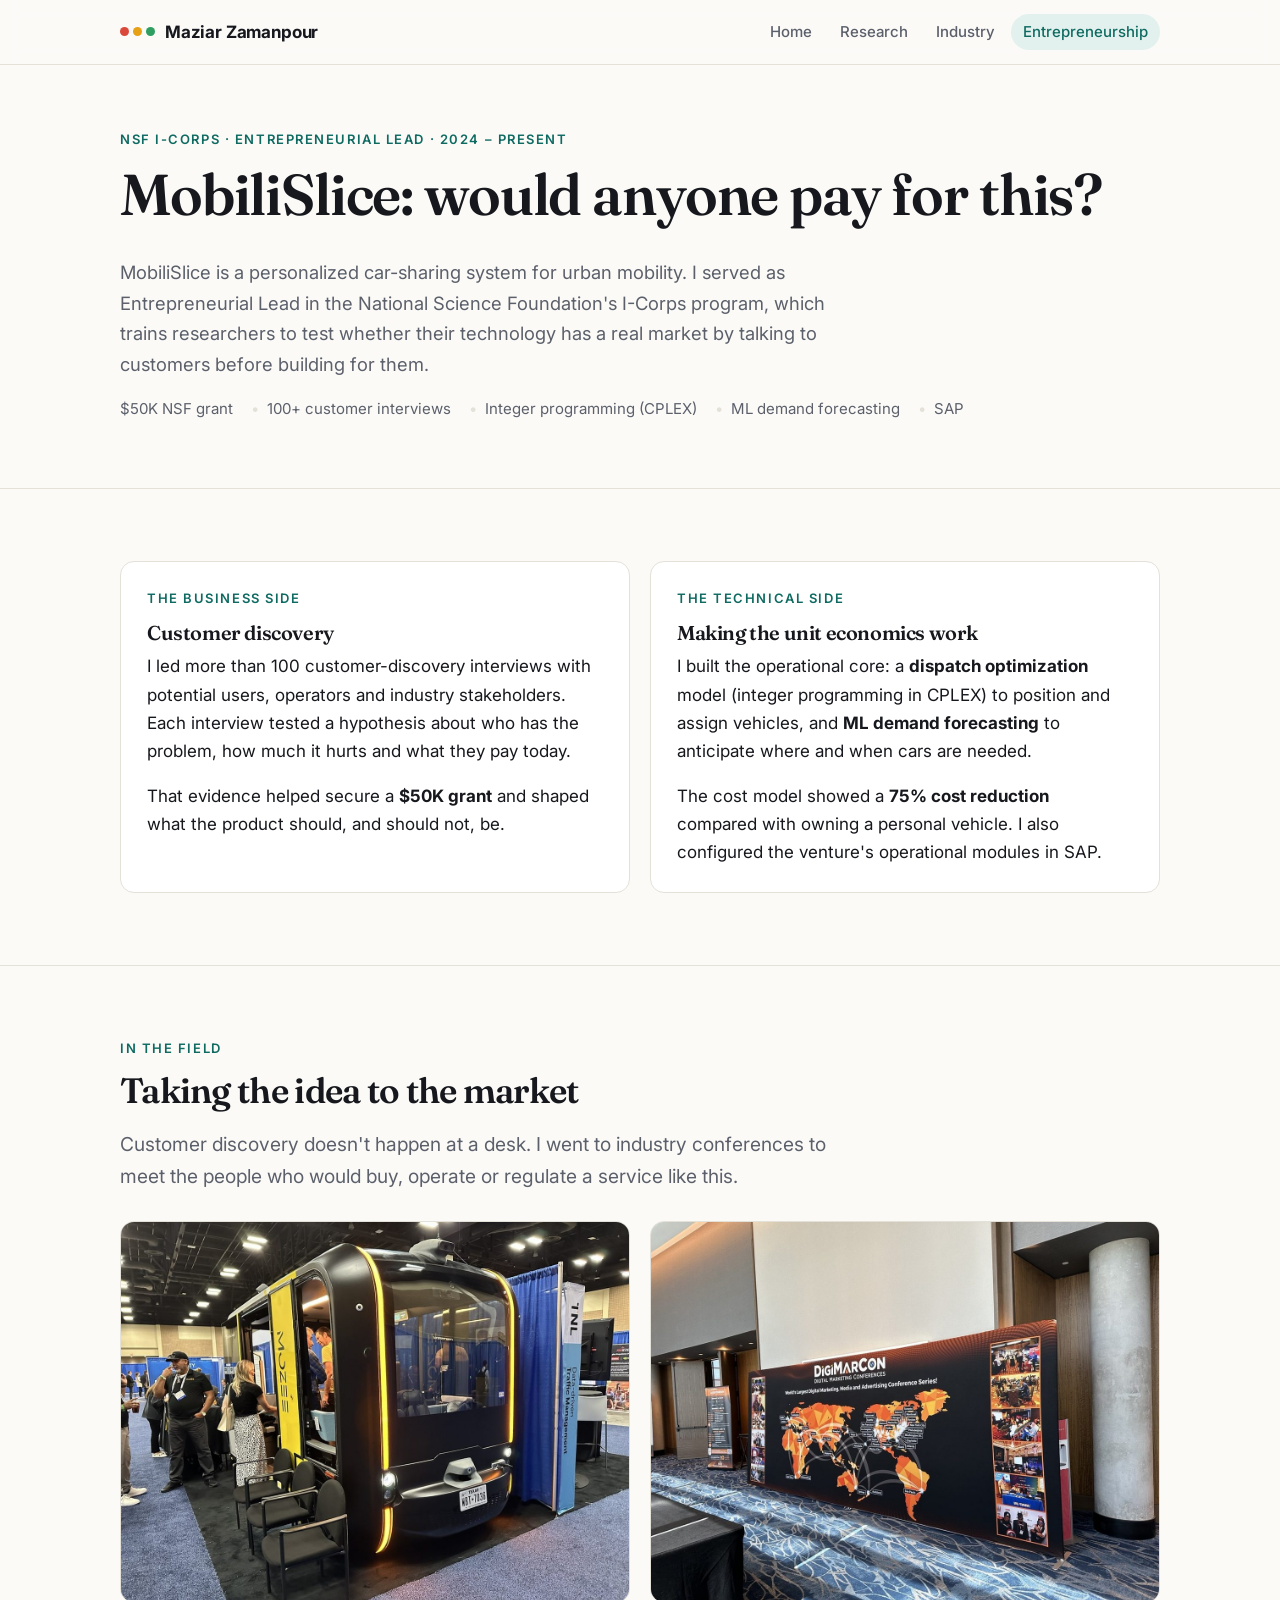
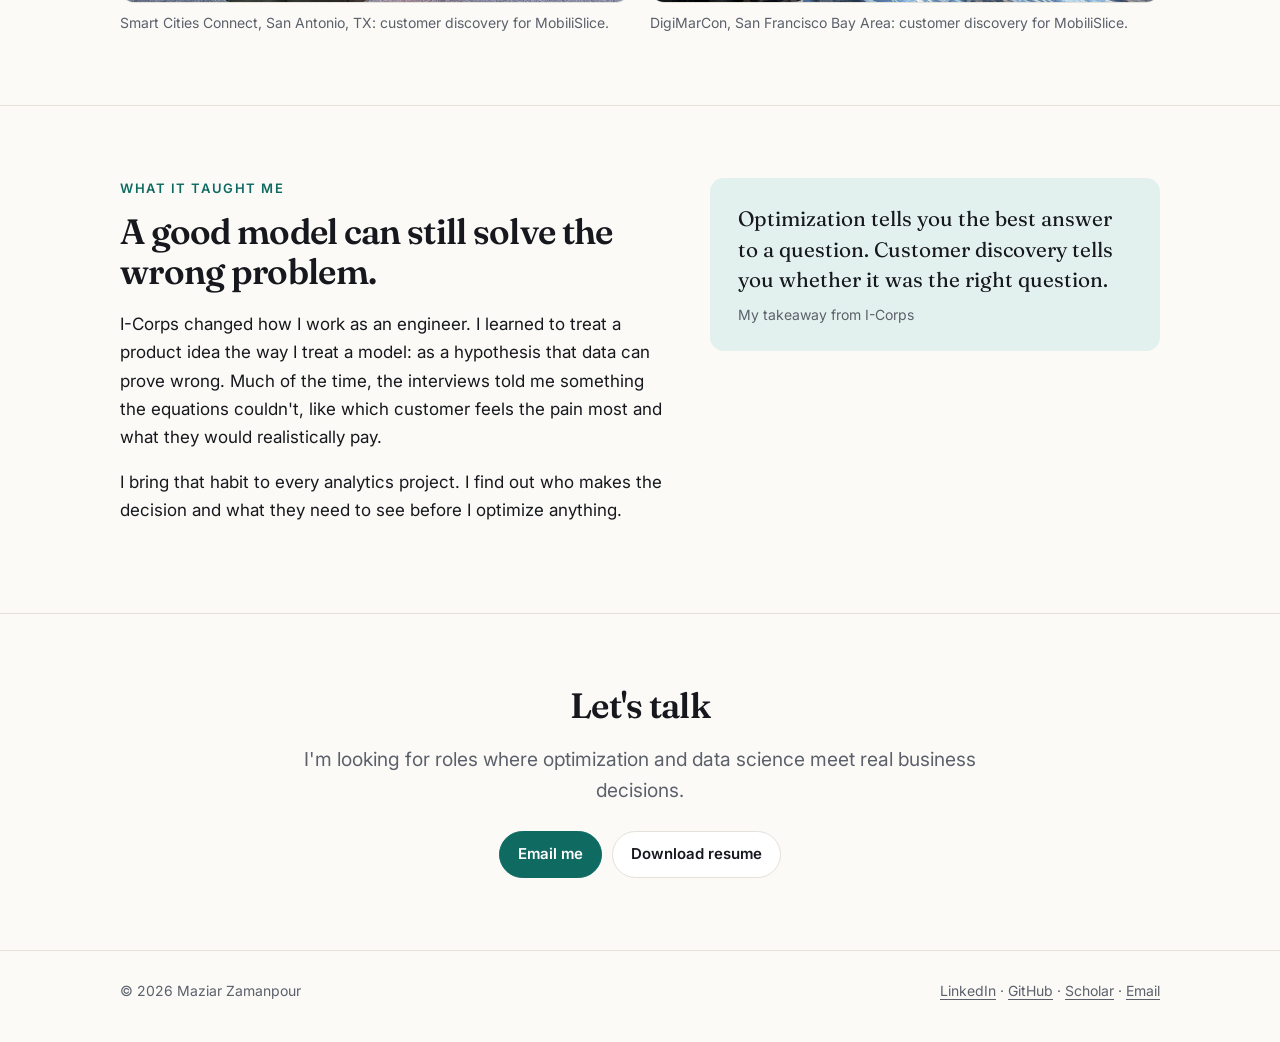
<file: ventures.html>
<!DOCTYPE html>
<html lang="en">
<head>
  <meta charset="UTF-8">
  <meta name="viewport" content="width=device-width, initial-scale=1">
  <title>Entrepreneurship | Maziar Zamanpour</title>
  <meta name="description" content="Maziar Zamanpour as Entrepreneurial Lead for MobiliSlice in the NSF I-Corps program: dispatch optimization, demand forecasting and customer discovery.">
  <link rel="preconnect" href="https://fonts.googleapis.com">
  <link rel="preconnect" href="https://fonts.gstatic.com" crossorigin>
  <link href="https://fonts.googleapis.com/css2?family=Fraunces:ital,opsz,wght@0,9..144,500;0,9..144,600;1,9..144,500&family=Inter:wght@400;500;600;700&display=swap" rel="stylesheet">
  <link rel="stylesheet" href="style.css">
</head>
<body>

<header class="site-header">
  <div class="wrap">
    <a class="brand" href="index.html"><span class="signal"><i></i><i></i><i></i></span> Maziar Zamanpour</a>
    <nav>
      <ul>
        <li><a href="index.html">Home</a></li>
        <li><a href="research.html">Research</a></li>
        <li><a href="industry.html">Industry</a></li>
        <li><a href="ventures.html" aria-current="page">Entrepreneurship</a></li>
      </ul>
    </nav>
  </div>
</header>

<main>

  <section class="page-hero">
    <div class="wrap">
      <p class="eyebrow">NSF I-Corps · Entrepreneurial Lead · 2024 – present</p>
      <h1>MobiliSlice: would anyone pay for this?</h1>
      <p class="lead">
        MobiliSlice is a personalized car-sharing system for urban mobility. I served as Entrepreneurial Lead in the National Science Foundation's
        I-Corps program, which trains researchers to test whether their technology has a real market by talking to customers before building for them.
      </p>
      <div class="meta">
        <span>$50K NSF grant</span><span>100+ customer interviews</span><span>Integer programming (CPLEX)</span><span>ML demand forecasting</span><span>SAP</span>
      </div>
    </div>
  </section>

  <!-- ============ TWO HALVES ============ -->
  <section>
    <div class="wrap">
      <div class="grid-2">
        <div class="card">
          <p class="eyebrow">The business side</p>
          <h3>Customer discovery</h3>
          <p>I led more than 100 customer-discovery interviews with potential users, operators and industry stakeholders.
            Each interview tested a hypothesis about who has the problem, how much it hurts and what they pay today.</p>
          <p>That evidence helped secure a <b>$50K grant</b> and shaped what the product should, and should not, be.</p>
        </div>
        <div class="card">
          <p class="eyebrow">The technical side</p>
          <h3>Making the unit economics work</h3>
          <p>I built the operational core: a <b>dispatch optimization</b> model (integer programming in CPLEX) to position and assign vehicles,
            and <b>ML demand forecasting</b> to anticipate where and when cars are needed.</p>
          <p>The cost model showed a <b>75% cost reduction</b> compared with owning a personal vehicle. I also configured the venture's operational modules in SAP.</p>
        </div>
      </div>
    </div>
  </section>

  <!-- ============ IN THE FIELD ============ -->
  <section>
    <div class="wrap">
      <p class="eyebrow">In the field</p>
      <h2>Taking the idea to the market</h2>
      <p class="lead" style="margin-bottom:28px">Customer discovery doesn't happen at a desk. I went to industry conferences to meet the people who would buy, operate or regulate a service like this.</p>
      <div class="grid-2">
        <figure>
          <img src="images/smart-cities.jpg" alt="Autonomous shuttle exhibit at Smart Cities Connect in San Antonio, Texas" style="aspect-ratio:4/3;object-fit:cover">
          <figcaption>Smart Cities Connect, San Antonio, TX: customer discovery for MobiliSlice.</figcaption>
        </figure>
        <figure>
          <img src="images/digimarcon.jpg" alt="DigiMarCon digital marketing conference backdrop" style="aspect-ratio:4/3;object-fit:cover">
          <figcaption>DigiMarCon, San Francisco Bay Area: customer discovery for MobiliSlice.</figcaption>
        </figure>
      </div>
    </div>
  </section>

  <!-- ============ LESSONS ============ -->
  <section>
    <div class="wrap feature">
      <div>
        <p class="eyebrow">What it taught me</p>
        <h2>A good model can still solve the wrong problem.</h2>
        <p>I-Corps changed how I work as an engineer. I learned to treat a product idea the way I treat a model: as a hypothesis that data
          can prove wrong. Much of the time, the interviews told me something the equations couldn't, like which customer feels the pain
          most and what they would realistically pay.</p>
        <p>I bring that habit to every analytics project. I find out who makes the decision and what they need to see before I optimize anything.</p>
      </div>
      <div class="callout">
        Optimization tells you the best answer to a question. Customer discovery tells you whether it was the right question.
        <small>My takeaway from I-Corps</small>
      </div>
    </div>
  </section>

  <section class="cta">
    <div class="wrap">
      <h2>Let's talk</h2>
      <p class="lead">I'm looking for roles where optimization and data science meet real business decisions.</p>
      <div class="btns">
        <a class="btn primary" href="mailto:zaman050@umn.edu">Email me</a>
        <a class="btn" href="resume.pdf">Download resume</a>
      </div>
    </div>
  </section>

</main>

<footer>
  <div class="wrap">
    <span>© 2026 Maziar Zamanpour</span>
    <span><a href="https://www.linkedin.com/in/maziar-zamanpour/">LinkedIn</a> · <a href="https://github.com/maziar0z">GitHub</a> · <a href="https://scholar.google.com/citations?user=FerIoSUAAAAJ&amp;hl=en">Scholar</a> · <a href="mailto:zaman050@umn.edu">Email</a></span>
  </div>
</footer>

</body>
</html>
</file>
<file: style.css>
/* =========================================================
   Maziar Zamanpour — personal site
   Colors live in :root. Change --accent to re-theme the site.
   ========================================================= */

:root {
  --bg: #fbfaf7;
  --surface: #ffffff;
  --surface-2: #f2f0ea;
  --text: #16181d;
  --muted: #5b606b;
  --line: #e4e1d8;
  --accent: #0f6b62;        /* deep teal */
  --accent-soft: #e3f1ee;
  --signal-red: #d9483b;
  --signal-amber: #e6a117;
  --signal-green: #2f9e61;
  --radius: 14px;
  --maxw: 1080px;
  --serif: "Fraunces", Georgia, "Times New Roman", serif;
  --sans: "Inter", system-ui, -apple-system, "Segoe UI", Roboto, sans-serif;
}

@media (prefers-color-scheme: dark) {
  :root {
    --bg: #111317;
    --surface: #181b21;
    --surface-2: #1f232a;
    --text: #eceae4;
    --muted: #a3a7b0;
    --line: #2b3038;
    --accent: #5cc8b8;
    --accent-soft: #16302c;
  }
}

* { box-sizing: border-box; }
html { scroll-behavior: smooth; }
body {
  margin: 0;
  background: var(--bg);
  color: var(--text);
  font-family: var(--sans);
  font-size: 17px;
  line-height: 1.65;
  -webkit-font-smoothing: antialiased;
}
img { max-width: 100%; display: block; }
a { color: var(--accent); text-underline-offset: 3px; }
a:hover { text-decoration-thickness: 2px; }

.wrap { max-width: var(--maxw); margin: 0 auto; padding: 0 20px; }

/* ---------- Header / nav ---------- */
.site-header {
  position: sticky; top: 0; z-index: 10;
  background: color-mix(in srgb, var(--bg) 88%, transparent);
  backdrop-filter: blur(10px);
  border-bottom: 1px solid var(--line);
}
.site-header .wrap {
  display: flex; align-items: center; justify-content: space-between;
  gap: 16px; min-height: 64px; flex-wrap: wrap; padding-top: 8px; padding-bottom: 8px;
}
.brand {
  display: flex; align-items: center; gap: 10px;
  font-weight: 700; color: var(--text); text-decoration: none; letter-spacing: -0.01em;
}
.signal { display: inline-flex; gap: 4px; }
.signal i { width: 9px; height: 9px; border-radius: 50%; display: block; }
.signal i:nth-child(1) { background: var(--signal-red); }
.signal i:nth-child(2) { background: var(--signal-amber); }
.signal i:nth-child(3) { background: var(--signal-green); }

nav ul { list-style: none; display: flex; flex-wrap: wrap; gap: 4px; margin: 0; padding: 0; }
nav a {
  display: block; padding: 6px 12px; border-radius: 999px;
  color: var(--muted); text-decoration: none; font-size: 15px; font-weight: 500;
}
nav a:hover { color: var(--text); background: var(--surface-2); }
nav a[aria-current="page"] { color: var(--accent); background: var(--accent-soft); }

/* ---------- Type ---------- */
h1, h2, h3 { font-family: var(--serif); font-weight: 600; letter-spacing: -0.02em; line-height: 1.15; margin: 0 0 .5em; }
h1 { font-size: clamp(2.2rem, 5vw, 3.6rem); }
h2 { font-size: clamp(1.6rem, 3vw, 2.2rem); }
h3 { font-size: 1.25rem; }
p { margin: 0 0 1em; }
.eyebrow {
  font-family: var(--sans); font-size: 13px; font-weight: 600; letter-spacing: .12em;
  text-transform: uppercase; color: var(--accent); margin-bottom: 12px;
}
.lead { font-size: 1.2rem; color: var(--muted); max-width: 62ch; }
.muted { color: var(--muted); }

section { padding: 72px 0; }
section + section { border-top: 1px solid var(--line); }

/* ---------- Hero ---------- */
.hero { padding: 72px 0 56px; }
.hero-grid { display: grid; grid-template-columns: 1fr auto; gap: 48px; align-items: center; }
.hero .avatar {
  width: 220px; height: 220px; border-radius: 50%; object-fit: cover;
  border: 6px solid var(--surface); box-shadow: 0 10px 30px rgba(0,0,0,.12);
}
.hero h1 em { font-style: italic; color: var(--accent); }
.meta { display: flex; flex-wrap: wrap; gap: 8px 18px; color: var(--muted); font-size: 15px; margin: 18px 0 26px; }
.meta span::before { content: "•"; margin-right: 8px; color: var(--line); }
.meta span:first-child::before { display: none; }

.btns { display: flex; flex-wrap: wrap; gap: 10px; }
.btn {
  display: inline-flex; align-items: center; gap: 8px;
  padding: 10px 18px; border-radius: 999px; font-weight: 600; font-size: 15px;
  text-decoration: none; border: 1px solid var(--line); color: var(--text); background: var(--surface);
}
.btn:hover { border-color: var(--accent); }
.btn.primary { background: var(--accent); color: #fff; border-color: var(--accent); }
@media (prefers-color-scheme: dark) { .btn.primary { color: #0d1513; } }

/* Page hero (sub pages) */
.page-hero { padding: 64px 0 40px; }
.page-hero .lead { font-size: 1.15rem; }

/* ---------- Stats band ---------- */
.stats { display: grid; grid-template-columns: repeat(4, 1fr); gap: 1px; background: var(--line);
  border: 1px solid var(--line); border-radius: var(--radius); overflow: hidden; }
.stat { background: var(--surface); padding: 22px 20px; }
.stat b { display: block; font-family: var(--serif); font-size: 2rem; line-height: 1.1; color: var(--accent); }
.stat span { font-size: 14px; color: var(--muted); line-height: 1.4; display: block; margin-top: 6px; }

/* ---------- Cards ---------- */
.grid-3 { display: grid; grid-template-columns: repeat(3, 1fr); gap: 20px; }
.grid-2 { display: grid; grid-template-columns: repeat(2, 1fr); gap: 20px; }
.card {
  background: var(--surface); border: 1px solid var(--line); border-radius: var(--radius);
  padding: 26px;
}
.card h3 { margin-bottom: .4em; }
.card p:last-child { margin-bottom: 0; }
.card .num { font-family: var(--serif); font-size: 1rem; color: var(--accent); font-weight: 600; margin-bottom: 10px; display: block; }

a.door { text-decoration: none; color: inherit; display: flex; flex-direction: column; transition: transform .15s, border-color .15s; overflow: hidden; padding: 0; }
a.door:hover { transform: translateY(-3px); border-color: var(--accent); }
a.door img { width: 100%; aspect-ratio: 16/10; object-fit: cover; }
a.door .body { padding: 22px 24px 24px; display: flex; flex-direction: column; flex: 1; }
a.door .go { margin-top: auto; padding-top: 12px; color: var(--accent); font-weight: 600; font-size: 15px; }

/* ---------- Feature (story) blocks ---------- */
.feature { display: grid; grid-template-columns: 1.1fr .9fr; gap: 40px; align-items: start; }
.feature.flip { grid-template-columns: .9fr 1.1fr; }
.feature.flip > :first-child { order: 2; }
figure { margin: 0; }
figure img { border-radius: var(--radius); border: 1px solid var(--line); width: 100%; }
figcaption { font-size: 14px; color: var(--muted); margin-top: 10px; line-height: 1.45; }
.photos { display: grid; gap: 16px; }

.psr { display: grid; gap: 14px; margin: 24px 0; }
.psr div { border-left: 3px solid var(--line); padding-left: 16px; }
.psr div:nth-child(1) { border-color: var(--signal-red); }
.psr div:nth-child(2) { border-color: var(--signal-amber); }
.psr div:nth-child(3) { border-color: var(--signal-green); }
.psr b { display: block; font-size: 13px; letter-spacing: .1em; text-transform: uppercase; color: var(--muted); margin-bottom: 2px; }

ul.check { list-style: none; padding: 0; margin: 0 0 1em; }
ul.check li { position: relative; padding-left: 26px; margin-bottom: 10px; }
ul.check li::before {
  content: ""; position: absolute; left: 4px; top: .6em; width: 8px; height: 8px; border-radius: 50%;
  background: var(--accent);
}

.callout {
  background: var(--accent-soft); border-radius: var(--radius); padding: 26px 28px;
  font-family: var(--serif); font-size: 1.3rem; line-height: 1.45;
}
.callout small { display: block; font-family: var(--sans); font-size: 14px; color: var(--muted); margin-top: 10px; }

/* ---------- Chips ---------- */
.chips { display: flex; flex-wrap: wrap; gap: 8px; margin: 8px 0 0; padding: 0; list-style: none; }
.chips li { font-size: 14px; padding: 4px 12px; border-radius: 999px; background: var(--surface-2); color: var(--text); }

.skills { display: grid; grid-template-columns: repeat(2, 1fr); gap: 20px 40px; }
.skills h3 { font-family: var(--sans); font-size: 14px; letter-spacing: .1em; text-transform: uppercase; color: var(--muted); }

/* ---------- Timeline / lists ---------- */
.timeline { list-style: none; padding: 0; margin: 0; }
.timeline li { display: grid; grid-template-columns: 170px 1fr; gap: 20px; padding: 18px 0; border-top: 1px solid var(--line); }
.timeline li:first-child { border-top: 0; }
.timeline .when { color: var(--muted); font-size: 15px; }
.timeline.compact li { grid-template-columns: 1fr; gap: 2px; }
.timeline.compact .when { font-size: 13px; font-weight: 600; letter-spacing: .08em; text-transform: uppercase; }
.timeline h3 { font-family: var(--sans); font-size: 1.05rem; font-weight: 600; letter-spacing: 0; margin-bottom: 2px; }

.pubs { padding-left: 1.2em; margin: 0; }
.pubs li { margin-bottom: 14px; }
.pubs .venue { font-style: italic; }

.press { display: grid; gap: 12px; }
.press a { display: block; padding: 16px 20px; border: 1px solid var(--line); border-radius: var(--radius);
  background: var(--surface); text-decoration: none; color: var(--text); }
.press a:hover { border-color: var(--accent); }
.press small { display: block; color: var(--muted); font-size: 14px; }

/* ---------- CTA + footer ---------- */
.cta { text-align: center; }
.cta .lead { margin: 0 auto 24px; }
.cta .btns { justify-content: center; }

footer { border-top: 1px solid var(--line); padding: 28px 0 40px; color: var(--muted); font-size: 14px; }
footer .wrap { display: flex; justify-content: space-between; flex-wrap: wrap; gap: 12px; }
footer a { color: var(--muted); }

/* ---------- Responsive ---------- */
@media (max-width: 860px) {
  .hero-grid { grid-template-columns: 1fr; gap: 28px; }
  .hero .avatar { width: 150px; height: 150px; order: -1; }
  .stats { grid-template-columns: repeat(2, 1fr); }
  .grid-3, .grid-2, .feature, .feature.flip, .skills { grid-template-columns: 1fr; }
  .feature.flip > :first-child { order: 0; }
  .timeline li { grid-template-columns: 1fr; gap: 4px; }
  section { padding: 56px 0; }
}
@media (max-width: 520px) {
  body { font-size: 16px; }
  .site-header .wrap { justify-content: center; }
  nav ul { gap: 0; justify-content: center; }
  nav a { padding: 6px 8px; font-size: 13.5px; }
  .meta { gap: 4px 14px; }
  .meta span::before { display: none; }
  .card { padding: 22px; }
}
</file>
